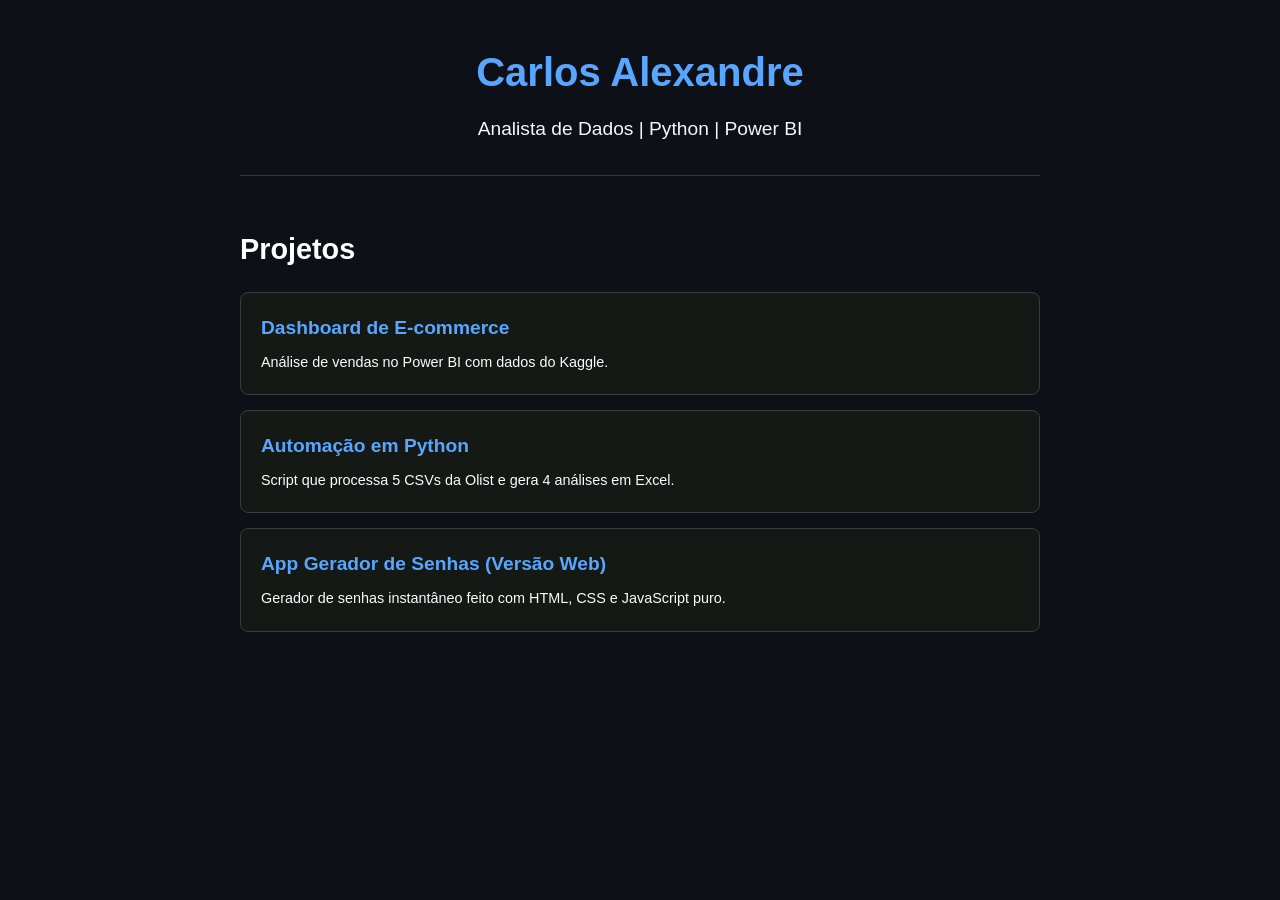
<file: index.html>
<!DOCTYPE html>
<html lang="pt-BR">
<head>
    <meta charset="UTF-8">
    <meta name="viewport" content="width=device-width, initial-scale=1.0">
    <title>Carlos Alexandre | Portfólio</title>
    <link rel="stylesheet" href="style.css">
</head>
<body>
    <div class="container">
        <header>
            <h1>Carlos Alexandre</h1>
            <p class="subtitle">Analista de Dados | Python | Power BI</p>
        </header>

        <section>
            <h2>Projetos</h2>
            <ul class="project-list">
                <li>
                    <a href="https://github.com/carlosaraujo777/Projetos_Carlos/blob/main/dashboards%20bi" target="_blank">Dashboard de E-commerce</a>
                    <span class="project-desc">Análise de vendas no Power BI com dados do Kaggle.</span>
                </li>
                <li>
                    <a href="https://github.com/carlosaraujo777/Projetos_Carlos/blob/main/python-automacao" target="_blank">Automação em Python</a>
                    <span class="project-desc">Script que processa 5 CSVs da Olist e gera 4 análises em Excel.</span>
                </li>
                <li>
                    <a href="senhas.html">App Gerador de Senhas (Versão Web)</a>
                    <span class="project-desc">Gerador de senhas instantâneo feito com HTML, CSS e JavaScript puro.</span>
                </li>
            </ul>
        </section>
    </div>
</body>
</html>
</file>
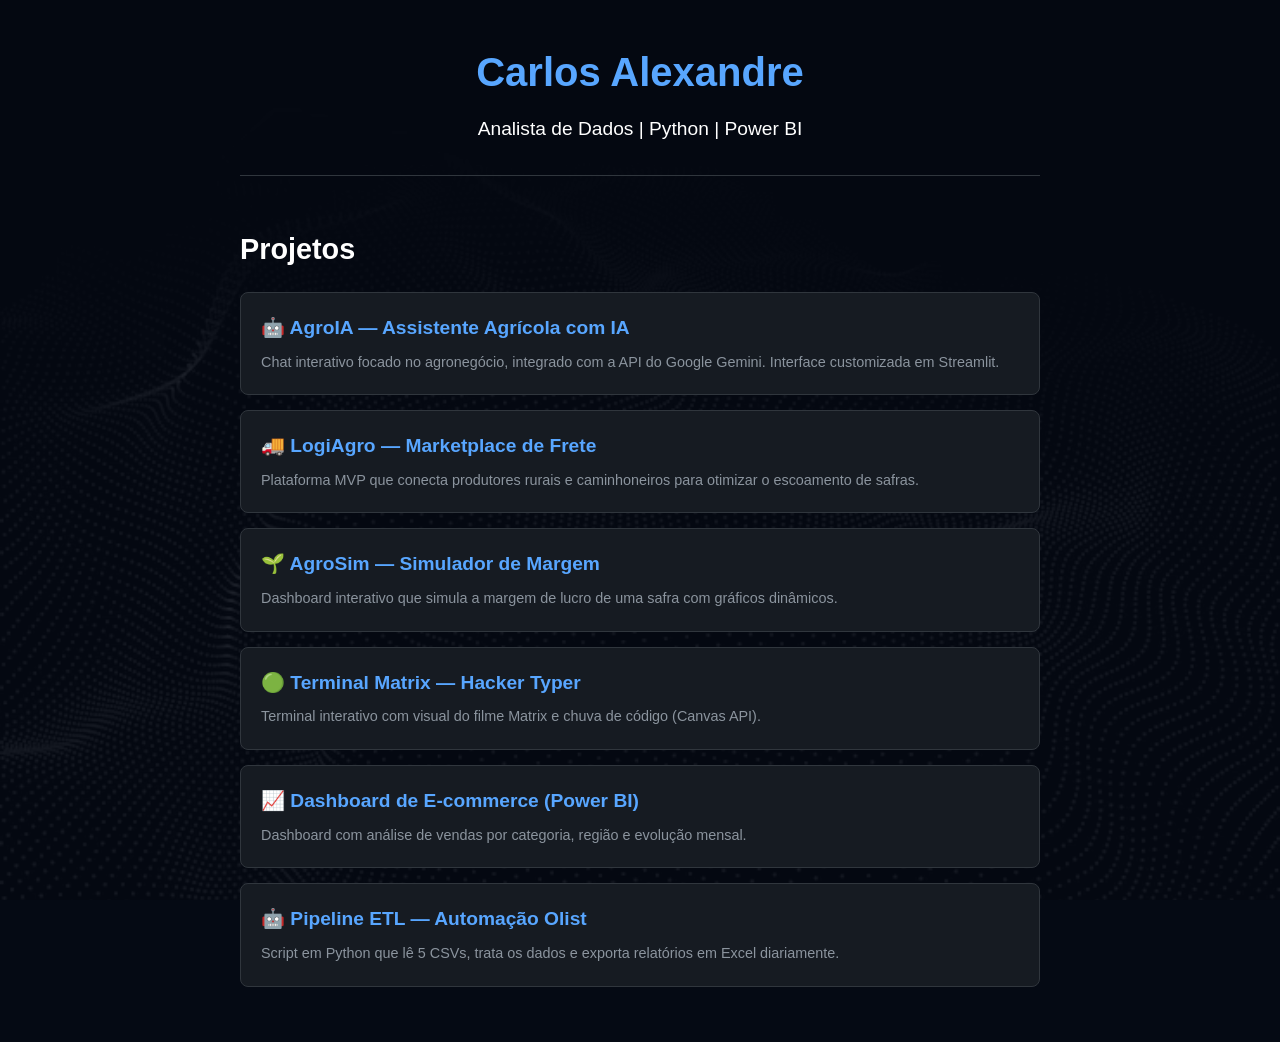
<file: docs/index.html>
<!DOCTYPE html>
<html lang="pt-BR">
<head>
    <meta charset="UTF-8">
    <meta name="viewport" content="width=device-width, initial-scale=1.0">
    <title>Carlos Alexandre | Portfólio</title>
    <link rel="stylesheet" href="style.css">
</head>
<body>
    <div class="container">
        <header>
            <h1>Carlos Alexandre</h1>
            <p class="subtitle">Analista de Dados | Python | Power BI</p>
        </header>

        <section>
            <h2>Projetos</h2>
                     <ul class="project-list">
                <!-- PROJETO: AGRO IA -->
                <li>
                    <a href="https://agro-ia-web-6s88vhurtwd3uqjefegxit.streamlit.app/" target="_blank">🤖 AgroIA — Assistente Agrícola com IA</a>
                    <span class="project-desc">Chat interativo focado no agronegócio, integrado com a API do Google Gemini. Interface customizada em Streamlit.</span>
                </li>

                <!-- PROJETO: LOGIAGRO -->
                <li>
                    <a href="https://carlosaraujo777.github.io/logiagro/" target="_blank">🚚 LogiAgro — Marketplace de Frete</a>
                    <span class="project-desc">Plataforma MVP que conecta produtores rurais e caminhoneiros para otimizar o escoamento de safras.</span>
                </li>

                <!-- PROJETO: AGROSIM -->
                <li>
                    <a href="https://carlosaraujo777.github.io/agrosim/" target="_blank">🌱 AgroSim — Simulador de Margem</a>
                    <span class="project-desc">Dashboard interativo que simula a margem de lucro de uma safra com gráficos dinâmicos.</span>
                </li>

                <!-- PROJETO: TERMINAL MATRIX -->
                <li>
                    <a href="https://carlosaraujo777.github.io/terminal-matrix/" target="_blank">🟢 Terminal Matrix — Hacker Typer</a>
                    <span class="project-desc">Terminal interativo com visual do filme Matrix e chuva de código (Canvas API).</span>
                </li>

                <!-- PROJETO: DASHBOARD POWER BI -->
                <li>
                    <a href="https://github.com/carlosaraujo777/Projetos_Carlos/tree/main/dashboards%20bi" target="_blank">📈 Dashboard de E-commerce (Power BI)</a>
                    <span class="project-desc">Dashboard com análise de vendas por categoria, região e evolução mensal.</span>
                </li>

                <!-- PROJETO: AUTOMAÇÃO PYTHON -->
                <li>
                    <a href="https://github.com/carlosaraujo777/Projetos_Carlos/tree/main/python-automacao" target="_blank">🤖 Pipeline ETL — Automação Olist</a>
                    <span class="project-desc">Script em Python que lê 5 CSVs, trata os dados e exporta relatórios em Excel diariamente.</span>
                </li>
            </ul>
        </section>
    </div>
</body>
</file>
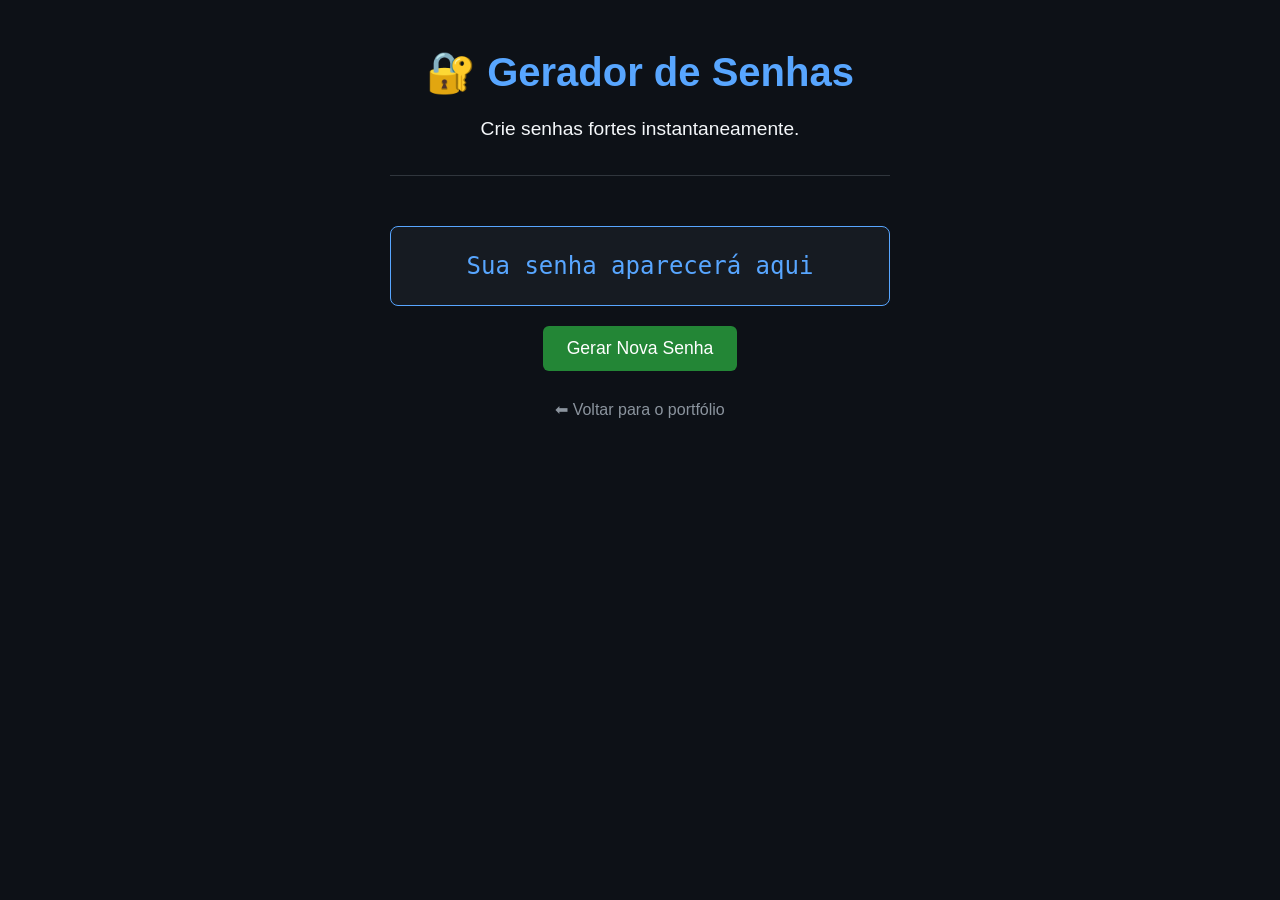
<file: senha.html>
<!DOCTYPE html>
<html lang="pt-BR">
<head>
    <meta charset="UTF-8">
    <meta name="viewport" content="width=device-width, initial-scale=1.0">
    <title>Gerador de Senhas | Carlos Alexandre</title>
    <!-- Link para o CSS que deixa o site bonito -->
    <link rel="stylesheet" href="style.css">
</head>
<body>
    <div class="container" style="max-width: 500px;">
        <header>
            <h1>🔐 Gerador de Senhas</h1>
            <p class="subtitle">Crie senhas fortes instantaneamente.</p>
        </header>

        <section style="text-align: center;">
            <!-- Caixa onde a senha vai aparecer -->
            <div id="resultado" class="senha-box">Sua senha aparecerá aqui</div>
            
            <!-- Botão que chama a função do JavaScript -->
            <button onclick="gerarSenha()" class="btn-gerar">Gerar Nova Senha</button>
            
            <br><br>
            
            <!-- Link para voltar -->
            <a href="index.html" style="color: #8b949e; text-decoration: none;">⬅ Voltar para o portfólio</a>
        </section>
    </div>

    <!-- Link para o JavaScript que faz a mágica acontecer -->
    <script src="script.js"></script>
</body>
</html>
</file>
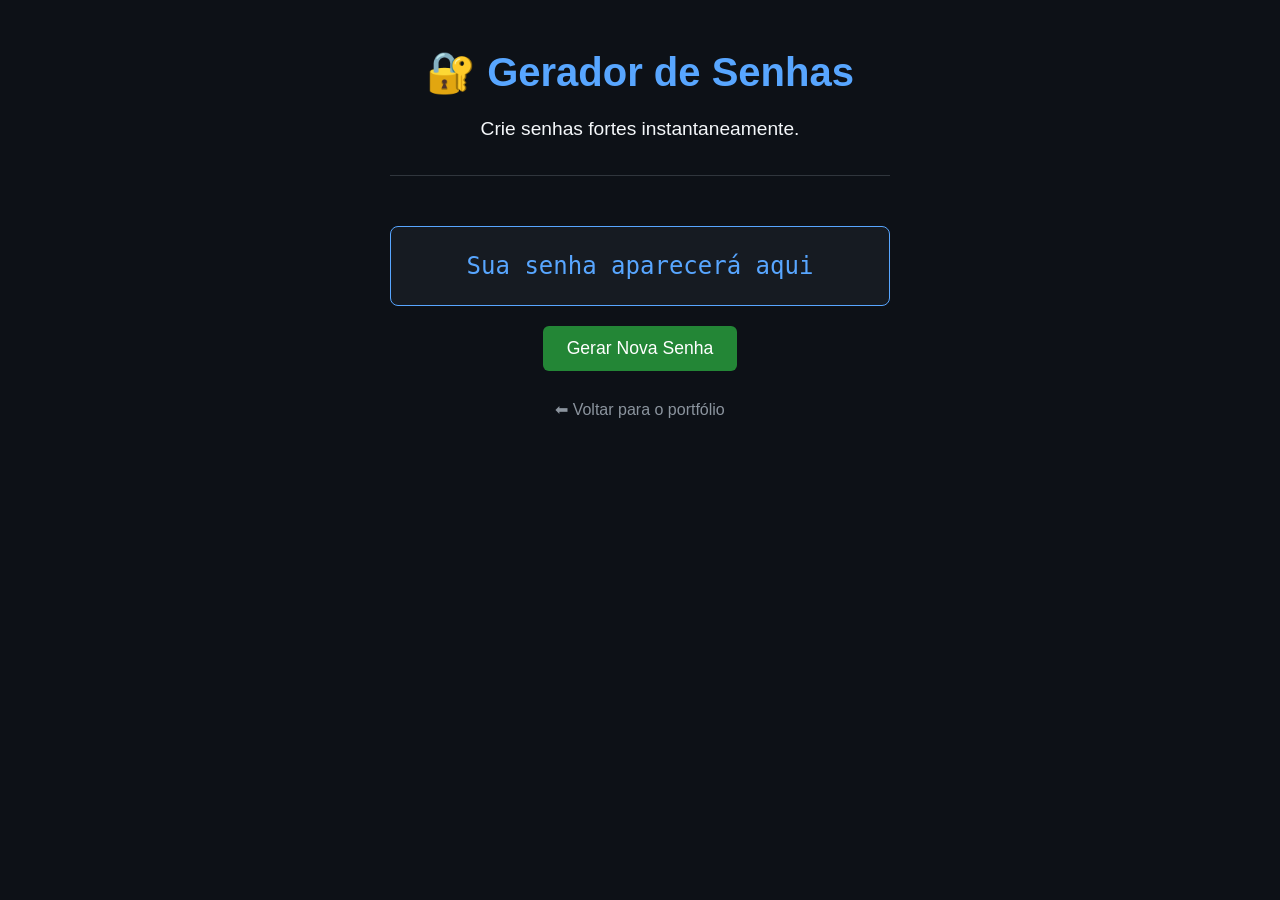
<file: senhas.html>
<!DOCTYPE html>
<html lang="pt-BR">
<head>
    <meta charset="UTF-8">
    <meta name="viewport" content="width=device-width, initial-scale=1.0">
    <title>Gerador de Senhas | Carlos Alexandre</title>
    <!-- Link para o CSS que deixa o site bonito -->
    <link rel="stylesheet" href="style.css">
</head>
<body>
    <div class="container" style="max-width: 500px;">
        <header>
            <h1>🔐 Gerador de Senhas</h1>
            <p class="subtitle">Crie senhas fortes instantaneamente.</p>
        </header>

        <section style="text-align: center;">
            <!-- Caixa onde a senha vai aparecer -->
            <div id="resultado" class="senha-box">Sua senha aparecerá aqui</div>
            
            <!-- Botão que chama a função do JavaScript -->
            <button onclick="gerarSenha()" class="btn-gerar">Gerar Nova Senha</button>
            
            <br><br>
            
            <!-- Link para voltar -->
            <a href="index.html" style="color: #8b949e; text-decoration: none;">⬅ Voltar para o portfólio</a>
        </section>
    </div>

    <!-- Link para o JavaScript que faz a mágica acontecer -->
    <script src="script.js"></script>
</body>
</html>
</file>
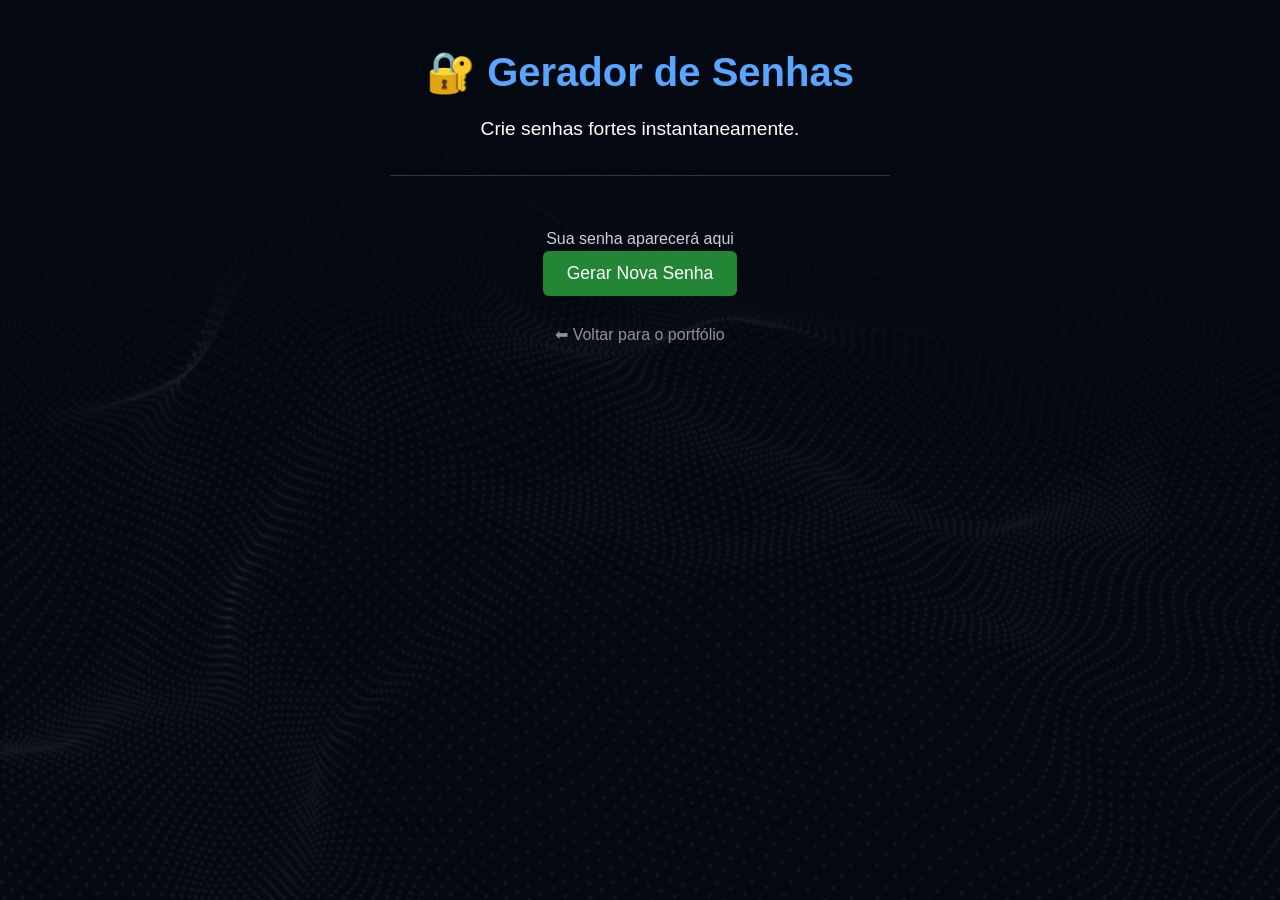
<file: docs/senhas.html>
<!DOCTYPE html>
<html lang="pt-BR">
<head>
    <meta charset="UTF-8">
    <meta name="viewport" content="width=device-width, initial-scale=1.0">
    <title>Gerador de Senhas | Carlos Alexandre</title>
    <!-- Link para o CSS que deixa o site bonito -->
<link rel="stylesheet" href="style.css">
</head>
<body>
    <div class="container" style="max-width: 500px;">
        <header>
            <h1>🔐 Gerador de Senhas</h1>
            <p class="subtitle">Crie senhas fortes instantaneamente.</p>
        </header>

        <section style="text-align: center;">
            <!-- Caixa onde a senha vai aparecer -->
            <div id="resultado" class="senha-box">Sua senha aparecerá aqui</div>
            
            <!-- Botão que chama a função do JavaScript -->
            <button onclick="gerarSenha()" class="btn-gerar">Gerar Nova Senha</button>
            
            <br><br>
            
            <!-- Link para voltar -->
            <a href="index.html" style="color: #8b949e; text-decoration: none;">⬅ Voltar para o portfólio</a>
        </section>
    </div>

    <!-- Link para o JavaScript que faz a mágica acontecer -->
    <script src="script.js"></script>
</body>
</html>
</file>
<file: style.css>
/* Reset básico */
* {
    margin: 0;
    padding: 0;
    box-sizing: border-box;
    font-family: 'Segoe UI', Tahoma, Geneva, Verdana, sans-serif;
}

body {
    background-color: #0d1117; /* Fundo escuro estilo GitHub */
    color: #c9d1d9; /* Texto cinza claro */
    line-height: 1.6;
    padding: 40px 20px;
    display: flex;
    justify-content: center;
}

.container {
    max-width: 800px;
    width: 100%;
}

header {
    text-align: center;
    margin-bottom: 50px;
    border-bottom: 1px solid #30363d;
    padding-bottom: 30px;
}

h1 {
    color: #58a6ff; /* Azul destaque */
    font-size: 2.5rem;
    margin-bottom: 10px;
}

.subtitle {
    font-size: 1.2rem;
    color: #f4f7fa;
}

h2 {
    color: #ffffff;
    margin-bottom: 20px;
    font-size: 1.8rem;
}

.project-list {
    list-style: none;
}

.project-list li {
    background-color: #141915; /* Fundo dos cards */
    border: 1px solid #393c40;
    border-radius: 8px;
    padding: 20px;
    margin-bottom: 15px;
    transition: transform 0.2s, border-color 0.2s;
}

.project-list li:hover {
    transform: translateY(-3px);
    border-color: #0558ff; /* Borda acende no hover */
}

.project-list a {
    color: #58a6ff;
    text-decoration: none;
    font-size: 1.2rem;
    font-weight: bold;
    display: block;
    margin-bottom: 5px;
}

.project-list a:hover {
    text-decoration: underline;
}

.project-desc {
    font-size: 0.9rem;
    color: #fafcfe;
}
/* Estilo para a caixa da senha */
.senha-box {
    background-color: #161b22;
    border: 1px solid #58a6ff;
    border-radius: 8px;
    padding: 20px;
    font-size: 1.5rem;
    font-family: monospace;
    color: #58a6ff;
    margin-bottom: 20px;
    word-break: break-all;
    min-height: 70px;
    display: flex;
    align-items: center;
    justify-content: center;
}

/* Estilo do botão */
.btn-gerar {
    background-color: #238636;
    color: white;
    border: none;
    padding: 12px 24px;
    font-size: 1.1rem;
    border-radius: 6px;
    cursor: pointer;
    transition: background-color 0.2s;
}

.btn-gerar:hover {
    background-color: #2ea043;
}
</file>
<file: docs/style.css>
/* Reset básico */
* {
    margin: 0;
    padding: 0;
    box-sizing: border-box;
    font-family: 'Segoe UI', Tahoma, Geneva, Verdana, sans-serif;
}

body {
    /* Fundo com a imagem */
    background-image: url('fundo.jpg');
    background-size: cover;
    background-position: center;
    background-attachment: fixed;
    background-color: #050a14; /* Cor de segurança caso a imagem falhe */
    
    color: #c9d1d9;
    line-height: 1.6;
    padding: 40px 20px;
    display: flex;
    justify-content: center;
    min-height: 100vh;
}

/* A CAMADA ESCURA (O pulo do gato) */
body::before {
    content: "";
    position: fixed;
    top: 0;
    left: 0;
    width: 100%;
    height: 100%;
    /* Escurece a imagem pra dar contraste ao texto (0.8 = 80% escuro) */
    background-color: rgba(5, 10, 20, 0.85); 
    z-index: -1; /* Joga a camada pra trás do texto */
}

.container {
    max-width: 800px;
    width: 100%;
}

header {
    text-align: center;
    margin-bottom: 50px;
    border-bottom: 1px solid #30363d;
    padding-bottom: 30px;
}

h1 {
    color: #58a6ff;
    font-size: 2.5rem;
    margin-bottom: 10px;
}

.subtitle {
    font-size: 1.2rem;
    color: #ffffff;
}

h2 {
    color: #ffffff;
    margin-bottom: 20px;
    font-size: 1.8rem;
}

.project-list {
    list-style: none;
}

.project-list li {
    background-color: #161b22;
    border: 1px solid #30363d;
    border-radius: 8px;
    padding: 20px;
    margin-bottom: 15px;
    transition: transform 0.2s, border-color 0.2s;
}

.project-list li:hover {
    transform: translateY(-3px);
    border-color: #58a6ff;
}

.project-list a {
    color: #58a6ff;
    text-decoration: none;
    font-size: 1.2rem;
    font-weight: bold;
    display: block;
    margin-bottom: 5px;
}

.project-list a:hover {
    text-decoration: underline;
}

.project-desc {
    font-size: 0.9rem;
    color: #8b949e;
}
/* Estilo do botão gerador */
.btn-gerar {
    background-color: #238636;
    color: white;
    border: none;
    padding: 12px 24px;
    font-size: 1.1rem;
    border-radius: 6px;
    cursor: pointer;
    transition: background-color 0.2s;
    font-family: 'Segoe UI', Tahoma, Geneva, Verdana, sans-serif;
}

.btn-gerar:hover {
    background-color: #2ea043;
}
</file>
